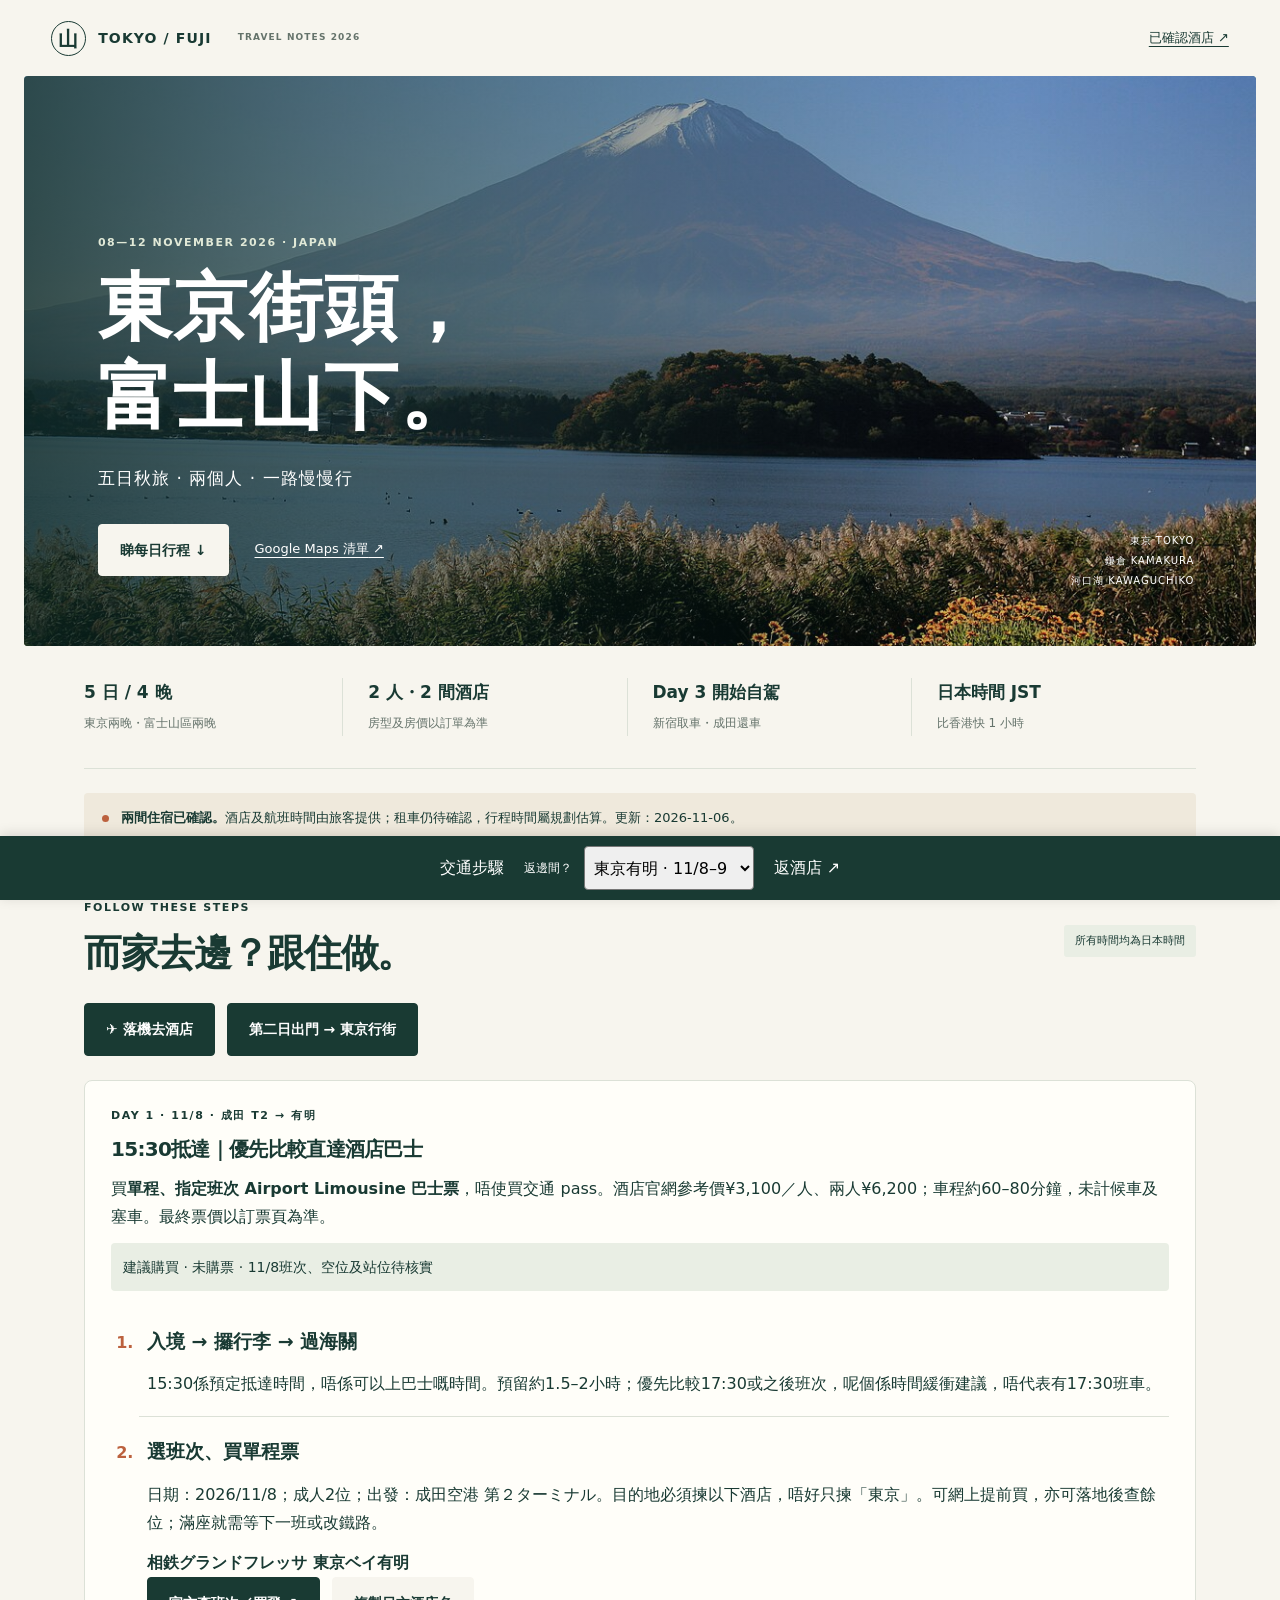
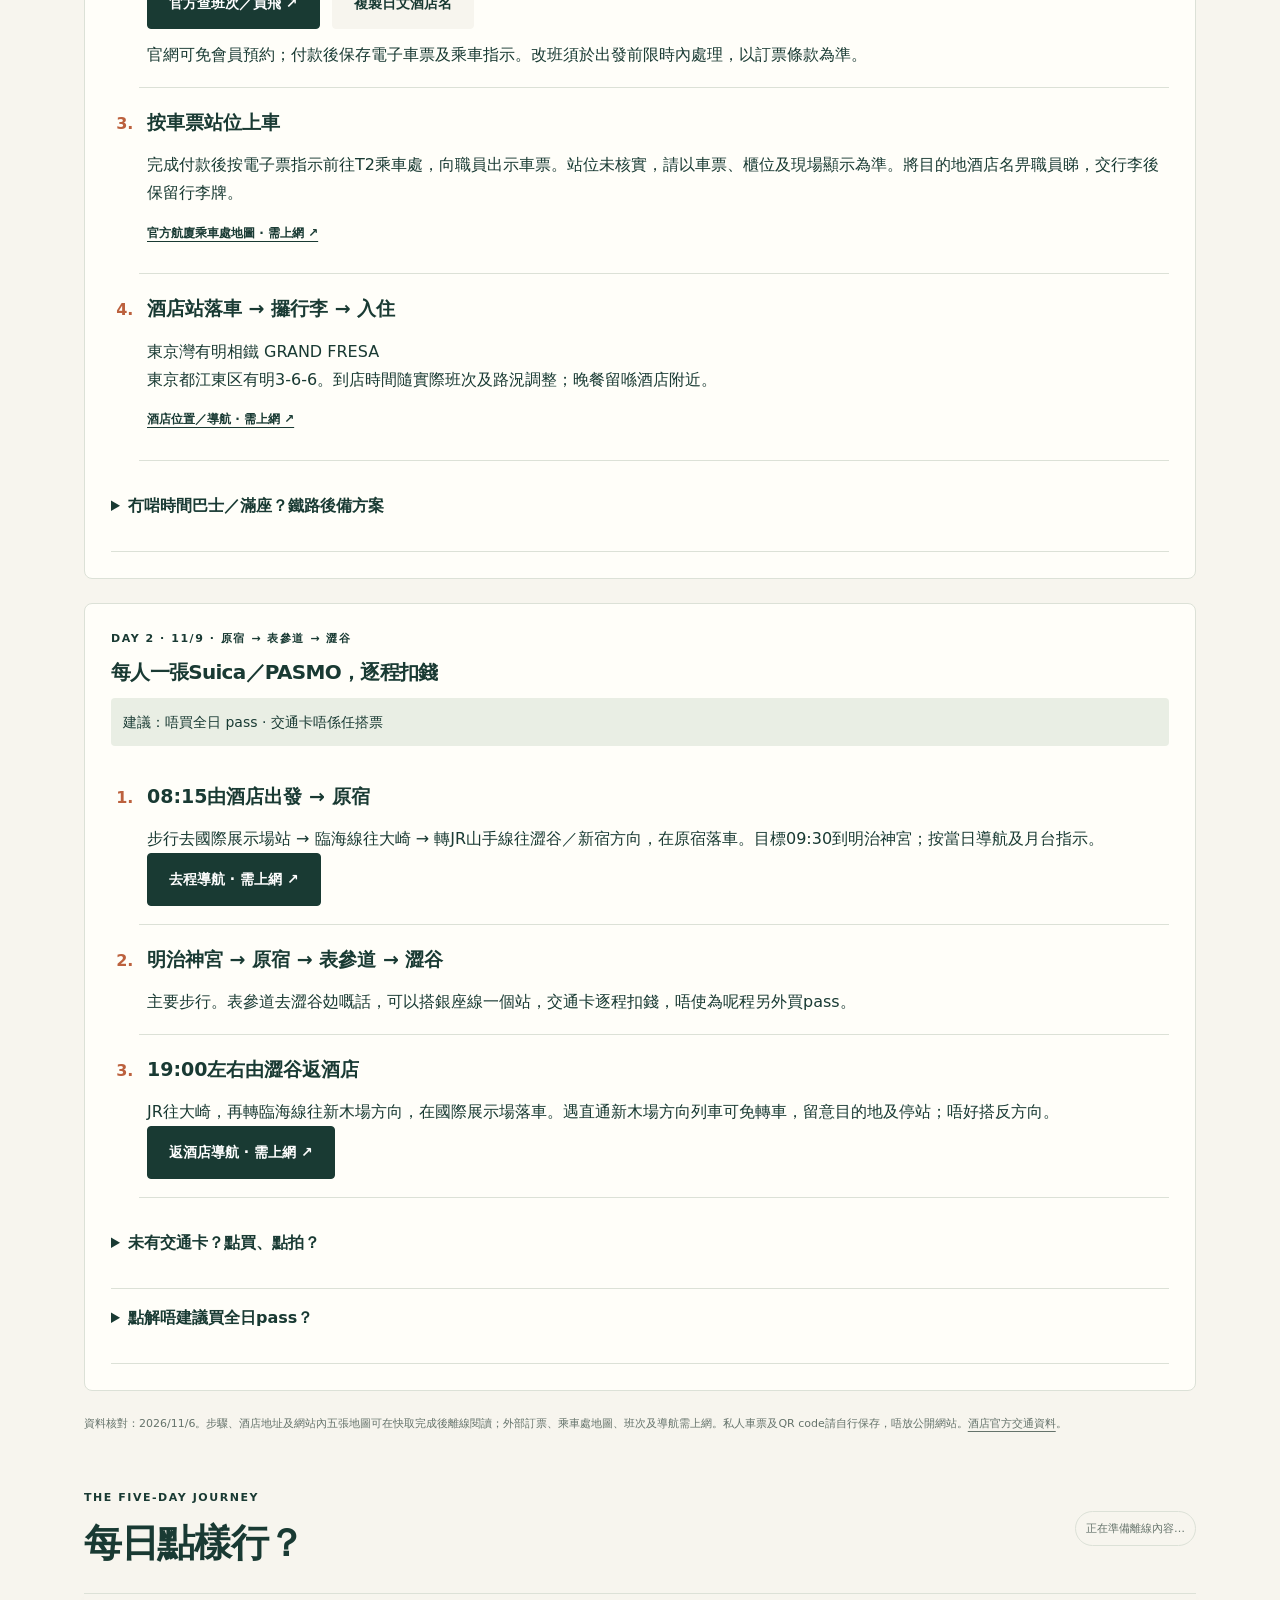
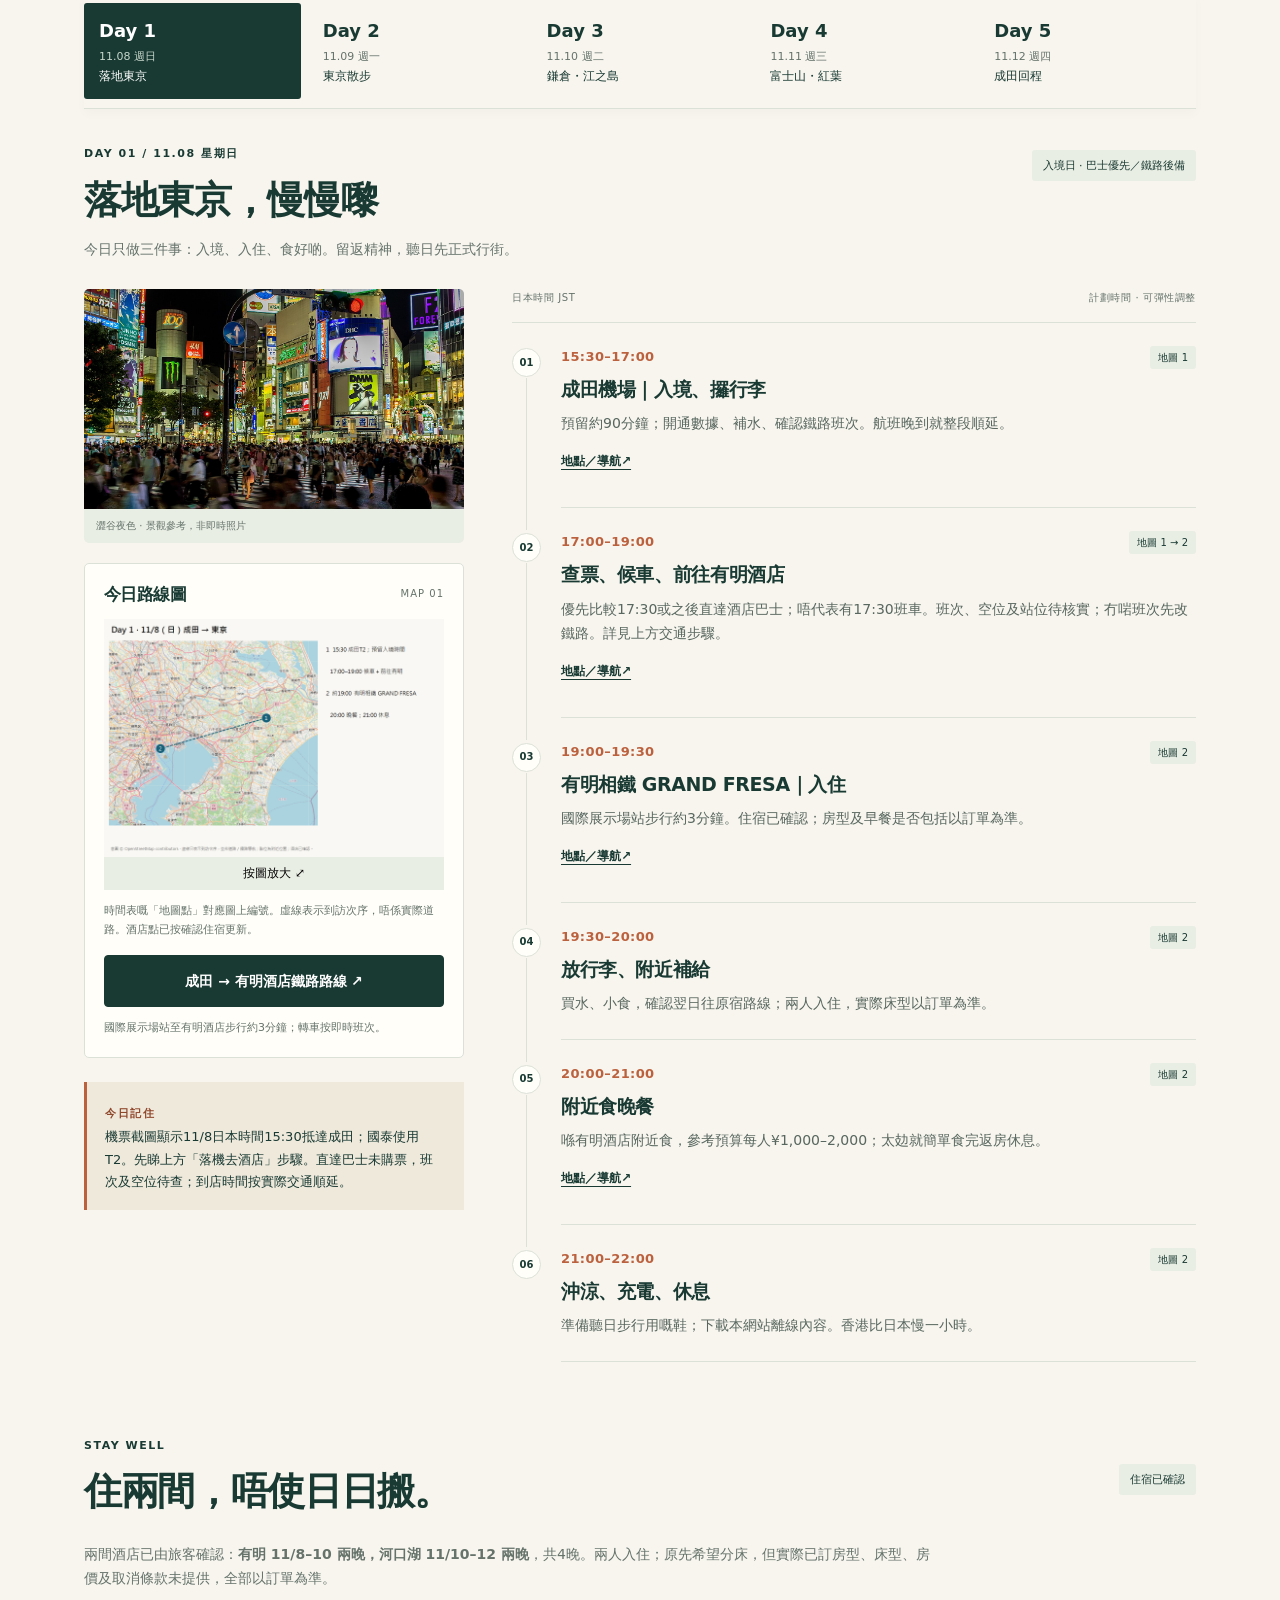
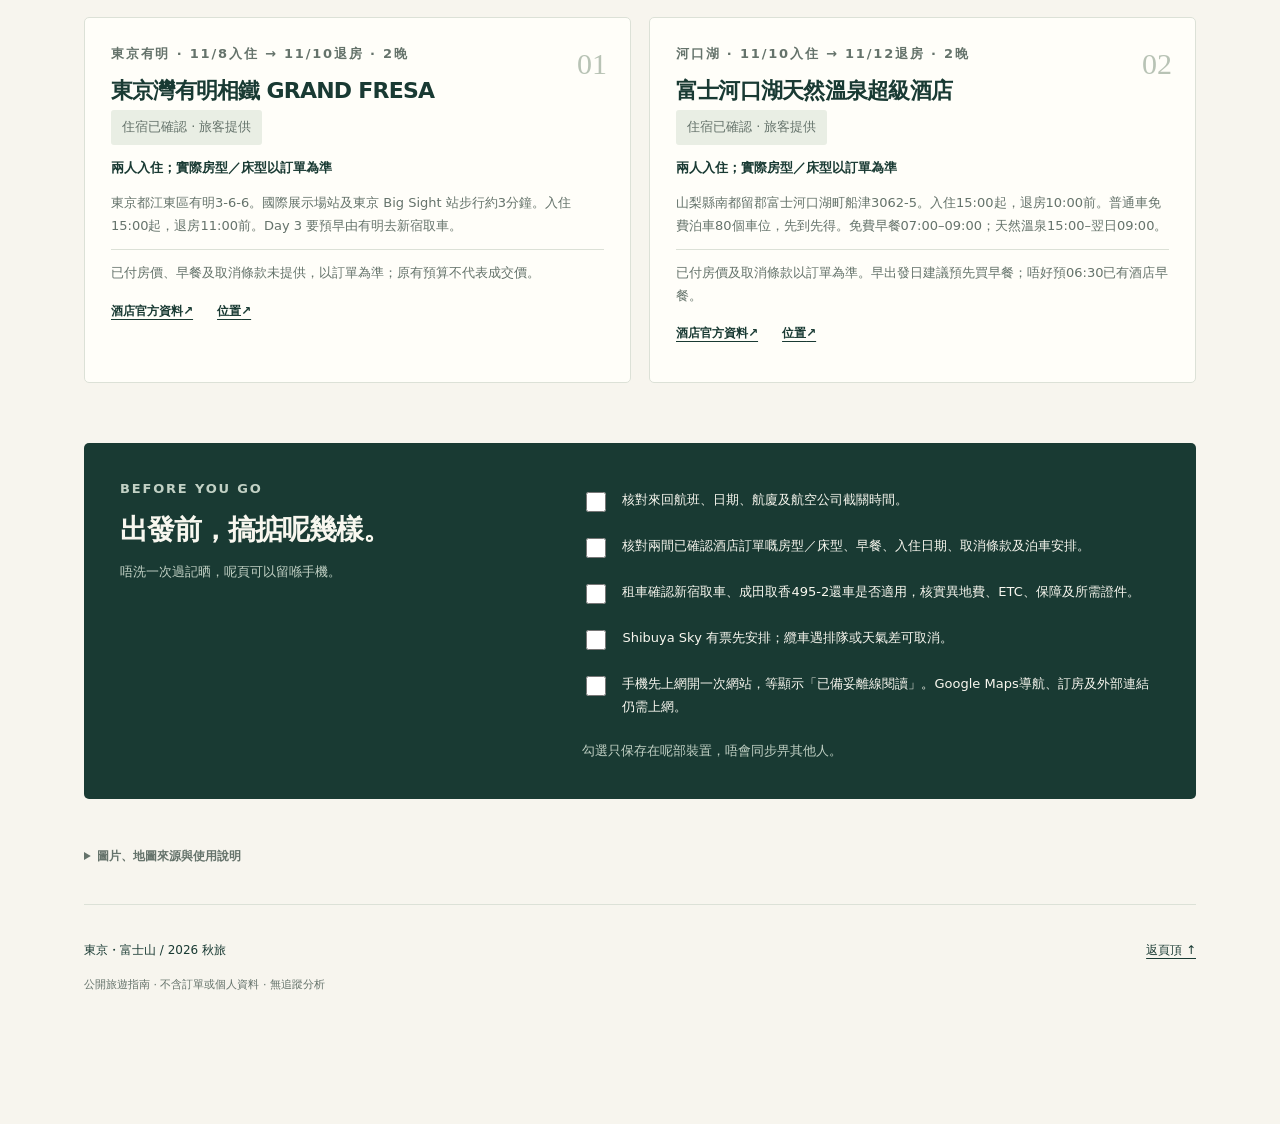
<file: index.html>
<!doctype html><html lang="zh-Hant-HK"><head><meta charset="utf-8"><meta name="viewport" content="width=device-width, initial-scale=1"><meta name="theme-color" content="#153c35"><meta name="description" content="東京、鎌倉與河口湖五日旅遊指南：逐時行程、每天地圖、已確認酒店與自駕取還車安排。"><title>東京・富士山｜五日秋旅 2026</title><link rel="icon" href="icon.svg" type="image/svg+xml"><link rel="manifest" href="manifest.webmanifest"><link rel="stylesheet" href="style.css"><script src="app.js" defer></script></head><body>
<a class="skip" href="#itinerary">跳至行程</a><header class="topbar"><a href="#top" class="brand"><span class="brand-mark">山</span> TOKYO / FUJI <span class="edition">TRAVEL NOTES 2026</span></a><a href="#hotels" class="top-link">已確認酒店 ↗</a></header>
<main id="top"><section class="hero"><img class="hero-photo" src="fuji.jpg" alt="由大石公園望向河口湖與富士山" width="1280" height="853"><div class="hero-shade"></div><div class="hero-copy"><p class="eyebrow">08—12 NOVEMBER 2026 · JAPAN</p><h1>東京街頭，<br>富士山下。</h1><p class="hero-sub">五日秋旅 · 兩個人 · 一路慢慢行</p><div class="hero-links"><a href="#itinerary" class="button light">睇每日行程 ↓</a><a class="hero-map" href="https://www.google.com/maps/@35.5356161,136.9191237,691896m/data=!3m1!1e3!4m2!11m1!2sfNCkEX2oukLOJYB0iNipBff9MoVxrw" target="_blank" rel="noopener noreferrer">Google Maps 清單<span aria-hidden="true"> ↗</span></a></div></div><span class="hero-stamp">東京 TOKYO<br>鎌倉 KAMAKURA<br>河口湖 KAWAGUCHIKO</span></section>
<div class="page-width"><section class="trip-facts" aria-label="旅程摘要"><div><strong>5 日 / 4 晚</strong><span>東京兩晚・富士山區兩晚</span></div><div><strong>2 人・2 間酒店</strong><span>房型及房價以訂單為準</span></div><div><strong>Day 3 開始自駕</strong><span>新宿取車・成田還車</span></div><div><strong>日本時間 JST</strong><span>比香港快 1 小時</span></div></section>
<div class="planning-note"><span class="dot"></span><p><strong>兩間住宿已確認。</strong>酒店及航班時間由旅客提供；租車仍待確認，行程時間屬規劃估算。更新：2026-11-06。</p></div>
<section id="transport" class="transport"><div class="section-intro"><div><p class="eyebrow">FOLLOW THESE STEPS</p><h2>而家去邊？跟住做。</h2></div><span class="tag">所有時間均為日本時間</span></div>
<nav class="transport-shortcuts" aria-label="交通快捷入口"><a class="button" href="#arrival-guide">✈ 落機去酒店</a><a class="button" href="#city-guide">第二日出門 → 東京行街</a></nav>
<article id="arrival-guide" class="transport-card"><p class="eyebrow">DAY 1 · 11/8 · 成田 T2 → 有明</p><h3>15:30抵達｜優先比較直達酒店巴士</h3><p>買<strong>單程、指定班次 Airport Limousine 巴士票</strong>，唔使買交通 pass。酒店官網參考價¥3,100／人、兩人¥6,200；車程約60–80分鐘，未計候車及塞車。最終票價以訂票頁為準。</p><p class="ticket-status">建議購買 · 未購票 · 11/8班次、空位及站位待核實</p>
<ol class="travel-steps"><li><h4>入境 → 攞行李 → 過海關</h4><p>15:30係預定抵達時間，唔係可以上巴士嘅時間。預留約1.5–2小時；優先比較17:30或之後班次，呢個係時間緩衝建議，唔代表有17:30班車。</p></li>
<li><h4>選班次、買單程票</h4><p>日期：2026/11/8；成人2位；出發：成田空港 第２ターミナル。目的地必須揀以下酒店，唔好只揀「東京」。可網上提前買，亦可落地後查餘位；滿座就需等下一班或改鐵路。</p><p class="copy-name">相鉄グランドフレッサ 東京ベイ有明</p><div class="transport-actions"><a class="button" target="_blank" rel="noopener noreferrer" href="https://webservice.limousinebus.co.jp/web/jp/ReservationTop.aspx?AirportLine=1&amp;Direction=1">官方查班次／買飛 ↗</a><button class="button light" type="button" data-copy="相鉄グランドフレッサ 東京ベイ有明">複製日文酒店名</button></div><p>官網可免會員預約；付款後保存電子車票及乘車指示。改班須於出發前限時內處理，以訂票條款為準。</p></li>
<li><h4>按車票站位上車</h4><p>完成付款後按電子票指示前往T2乘車處，向職員出示車票。站位未核實，請以車票、櫃位及現場顯示為準。將目的地酒店名畀職員睇，交行李後保留行李牌。</p><a class="nav-link" target="_blank" rel="noopener noreferrer" href="https://www.limousinebus.co.jp/ja/airport/from-narita/">官方航廈乘車處地圖 · 需上網 ↗</a></li>
<li><h4>酒店站落車 → 攞行李 → 入住</h4><p>東京灣有明相鐵 GRAND FRESA<br>東京都江東区有明3-6-6。到店時間隨實際班次及路況調整；晚餐留喺酒店附近。</p><a class="nav-link" target="_blank" rel="noopener noreferrer" href="https://www.google.com/maps/search/?api=1&amp;query=Sotetsu+Grand+Fresa+Tokyo+Bay+Ariake+3-6-6">酒店位置／導航 · 需上網 ↗</a></li></ol>
<details><summary>冇啱時間巴士／滿座？鐵路後備方案</summary><p>成田機場 → N’EX往品川 → JR山手線往大崎 → 臨海線往國際展示場 → 步行約3分鐘到酒店。跟即時班次導航，預留轉車及行李步程。</p><p>N’EX需要乘車券＋特急指定席券，可在JR櫃位／售票機一併買，或官網預訂；唔可以只拍Suica就坐特急。臨海線另付車費。回程計劃揸車去成田，唔建議買N’EX來回票。</p><div class="transport-actions"><a class="nav-link" target="_blank" rel="noopener noreferrer" href="https://www.jreast.co.jp/en/multi/nex/tickets/">JR官方買飛說明 ↗</a><a class="nav-link" target="_blank" rel="noopener noreferrer" href="https://www.google.com/maps/dir/?api=1&amp;origin=Narita+Airport+Terminal+2&amp;destination=Sotetsu+Grand+Fresa+Tokyo+Bay+Ariake&amp;travelmode=transit">即時鐵路路線 ↗</a></div></details></article>
<article id="city-guide" class="transport-card"><p class="eyebrow">DAY 2 · 11/9 · 原宿 → 表參道 → 澀谷</p><h3>每人一張Suica／PASMO，逐程扣錢</h3><p class="ticket-status">建議：唔買全日 pass · 交通卡唔係任搭票</p><ol class="travel-steps"><li><h4>08:15由酒店出發 → 原宿</h4><p>步行去國際展示場站 → 臨海線往大崎 → 轉JR山手線往澀谷／新宿方向，在原宿落車。目標09:30到明治神宮；按當日導航及月台指示。</p><a class="button" target="_blank" rel="noopener noreferrer" href="https://www.google.com/maps/dir/?api=1&amp;origin=Sotetsu+Grand+Fresa+Tokyo+Bay+Ariake&amp;destination=Harajuku+Station&amp;travelmode=transit">去程導航 · 需上網 ↗</a></li><li><h4>明治神宮 → 原宿 → 表參道 → 澀谷</h4><p>主要步行。表參道去澀谷攰嘅話，可以搭銀座線一個站，交通卡逐程扣錢，唔使為呢程另外買pass。</p></li><li><h4>19:00左右由澀谷返酒店</h4><p>JR往大崎，再轉臨海線往新木場方向，在國際展示場落車。遇直通新木場方向列車可免轉車，留意目的地及停站；唔好搭反方向。</p><a class="button" target="_blank" rel="noopener noreferrer" href="https://www.google.com/maps/dir/?api=1&amp;origin=Shibuya+Station&amp;destination=Sotetsu+Grand+Fresa+Tokyo+Bay+Ariake&amp;travelmode=transit">返酒店導航 · 需上網 ↗</a></li></ol>
<details><summary>未有交通卡？點買、點拍？</summary><p>已有可用Suica／PASMO／ICOCA就帶去用。冇卡可在成田機場第1或第2・3航廈車站指定售票機／JR服務中心買Welcome Suica。每人一張，建議先儲值¥2,000，唔夠再增值；呢個唔係全程車費。</p><p>入閘及出閘拍同一張卡；餘額不足先增值。實體Welcome Suica有效28日、無按金、餘額不退，增值準備日圓現金。</p><a class="nav-link" target="_blank" rel="noopener noreferrer" href="https://www.jreast.co.jp/en/multi/welcomesuica/purchase.html">官方交通卡購買地點 ↗</a></details>
<details><summary>點解唔建議買全日pass？</summary><p>Tokyo Subway 24小時票現價¥1,000，只包Metro及都營地下鐵，唔包主要用嘅臨海線及JR。臨海線一日票¥730亦只包臨海線；按今日主要來回酒店、中間步行安排，逐程拍卡最簡單，毋須預買pass。</p><div class="transport-actions"><a class="nav-link" target="_blank" rel="noopener noreferrer" href="https://www.kotsu.metro.tokyo.jp/subway/fare/otoku_limited.html">地鐵票官方範圍 ↗</a><a class="nav-link" target="_blank" rel="noopener noreferrer" href="https://www.twr.co.jp/route/tabid/126/Default.aspx">臨海線一日票 ↗</a></div></details></article>
<p id="copy-feedback" role="status" aria-live="polite"></p><p class="small">資料核對：2026/11/6。步驟、酒店地址及網站內五張地圖可在快取完成後離線閱讀；外部訂票、乘車處地圖、班次及導航需上網。私人車票及QR code請自行保存，唔放公開網站。<a href="https://sotetsu-hotels.com/grand-fresa/ariake/access/" target="_blank" rel="noopener noreferrer">酒店官方交通資料</a>。</p></section>
<nav class="hotel-dock" aria-label="酒店快捷導航"><a href="#transport">交通步驟</a><label for="return-hotel">返邊間？</label><select id="return-hotel"><option value="tokyo">東京有明 · 11/8–9</option><option value="fuji">河口湖 · 11/10–11</option></select><a id="return-hotel-link" href="https://www.google.com/maps/search/?api=1&amp;query=Sotetsu+Grand+Fresa+Tokyo+Bay+Ariake" target="_blank" rel="noopener noreferrer">返酒店 ↗</a></nav>

<section id="itinerary" class="itinerary"><div class="section-intro"><div><p class="eyebrow">THE FIVE-DAY JOURNEY</p><h2>每日點樣行？</h2></div><span id="offline-status" class="status" role="status">正在準備離線內容…</span></div><nav class="day-tabs" aria-label="選擇行程日期"><a href="#day-1" data-day="1"><strong>Day 1</strong><span>11.08 週日</span><small>落地東京</small></a><a href="#day-2" data-day="2"><strong>Day 2</strong><span>11.09 週一</span><small>東京散步</small></a><a href="#day-3" data-day="3"><strong>Day 3</strong><span>11.10 週二</span><small>鎌倉・江之島</small></a><a href="#day-4" data-day="4"><strong>Day 4</strong><span>11.11 週三</span><small>富士山・紅葉</small></a><a href="#day-5" data-day="5"><strong>Day 5</strong><span>11.12 週四</span><small>成田回程</small></a></nav><noscript><p class="planning-note">JavaScript 未啟用：下方仍會列出完整五日行程；請按日期連結跳至相應位置。</p></noscript><section class="day-panel" id="day-1" aria-labelledby="day-title-1">
 <header class="day-heading"><div><p class="eyebrow">DAY 01 / 11.08 星期日</p><h2 id="day-title-1">落地東京，慢慢嚟</h2><p>今日只做三件事：入境、入住、食好啲。留返精神，聽日先正式行街。</p></div><span class="tag">入境日 · 巴士優先／鐵路後備</span></header>
 <div class="day-grid"><aside class="day-aside"><figure class="day-photo"><img src="tokyo.jpg" alt="澀谷夜色" loading="lazy" width="1280" height="853"><figcaption>澀谷夜色 · 景觀參考，非即時照片</figcaption></figure>
 <div class="map-card"><div class="card-top"><h3>今日路線圖</h3><span>MAP 01</span></div><button class="map-open" data-map="day-1-map.png" aria-label="放大 Day 1 路線圖"><img src="day-1-map.png" alt="Day 1 編號路線圖：成田 → 有明相鐵 GRAND FRESA" width="1400" height="980" loading="lazy"><span>按圖放大 ⤢</span></button><p class="small">時間表嘅「地圖點」對應圖上編號。虛線表示到訪次序，唔係實際道路。酒店點已按確認住宿更新。</p><a class="button full" href="https://www.google.com/maps/dir/?api=1&amp;origin=Narita+Airport+Terminal+2+Japan&amp;destination=Sotetsu+Grand+Fresa+Tokyo+Bay+Ariake+3-6-6+Ariake+Tokyo&amp;travelmode=transit" target="_blank" rel="noopener noreferrer">成田 → 有明酒店鐵路路線<span aria-hidden="true"> ↗</span></a><p class="small">國際展示場站至有明酒店步行約3分鐘；轉車按即時班次。</p></div>
 <div class="day-note"><span class="eyebrow">今日記住</span><p>機票截圖顯示11/8日本時間15:30抵達成田；國泰使用T2。先睇上方「落機去酒店」步驟。直達巴士未購票，班次及空位待查；到店時間按實際交通順延。</p></div></aside>
 <div class="timeline"><div class="timeline-label"><span>日本時間 JST</span><span>計劃時間 · 可彈性調整</span></div><article class="stop"><div class="stop-rail"><span>01</span></div><div class="stop-content"><div class="stop-meta"><time>15:30–17:00</time><span class="point">地圖 1</span></div><h3>成田機場｜入境、攞行李</h3><p>預留約90分鐘；開通數據、補水、確認鐵路班次。航班晚到就整段順延。</p><a class="nav-link" href="https://www.google.com/maps/search/?api=1&amp;query=Narita%20Airport%20Terminal%202%20Japan" target="_blank" rel="noopener noreferrer">地點／導航<span aria-hidden="true"> ↗</span></a></div></article><article class="stop"><div class="stop-rail"><span>02</span></div><div class="stop-content"><div class="stop-meta"><time>17:00–19:00</time><span class="point">地圖 1 → 2</span></div><h3>查票、候車、前往有明酒店</h3><p>優先比較17:30或之後直達酒店巴士；唔代表有17:30班車。班次、空位及站位待核實；冇啱班次先改鐵路。詳見上方交通步驟。</p><a class="nav-link" href="https://www.google.com/maps/search/?api=1&amp;query=Sotetsu%20Grand%20Fresa%20Tokyo%20Bay%20Ariake%203-6-6%20Ariake%20Tokyo" target="_blank" rel="noopener noreferrer">地點／導航<span aria-hidden="true"> ↗</span></a></div></article><article class="stop"><div class="stop-rail"><span>03</span></div><div class="stop-content"><div class="stop-meta"><time>19:00–19:30</time><span class="point">地圖 2</span></div><h3>有明相鐵 GRAND FRESA｜入住</h3><p>國際展示場站步行約3分鐘。住宿已確認；房型及早餐是否包括以訂單為準。</p><a class="nav-link" href="https://www.google.com/maps/search/?api=1&amp;query=Sotetsu%20Grand%20Fresa%20Tokyo%20Bay%20Ariake%203-6-6%20Ariake%20Tokyo" target="_blank" rel="noopener noreferrer">地點／導航<span aria-hidden="true"> ↗</span></a></div></article><article class="stop"><div class="stop-rail"><span>04</span></div><div class="stop-content"><div class="stop-meta"><time>19:30–20:00</time><span class="point">地圖 2</span></div><h3>放行李、附近補給</h3><p>買水、小食，確認翌日往原宿路線；兩人入住，實際床型以訂單為準。</p></div></article><article class="stop"><div class="stop-rail"><span>05</span></div><div class="stop-content"><div class="stop-meta"><time>20:00–21:00</time><span class="point">地圖 2</span></div><h3>附近食晚餐</h3><p>喺有明酒店附近食，參考預算每人¥1,000–2,000；太攰就簡單食完返房休息。</p><a class="nav-link" href="https://www.google.com/maps/search/?api=1&amp;query=Sotetsu%20Grand%20Fresa%20Tokyo%20Bay%20Ariake%203-6-6%20Ariake%20Tokyo" target="_blank" rel="noopener noreferrer">地點／導航<span aria-hidden="true"> ↗</span></a></div></article><article class="stop"><div class="stop-rail"><span>06</span></div><div class="stop-content"><div class="stop-meta"><time>21:00–22:00</time><span class="point">地圖 2</span></div><h3>沖涼、充電、休息</h3><p>準備聽日步行用嘅鞋；下載本網站離線內容。香港比日本慢一小時。</p></div></article></div></div></section><section class="day-panel" id="day-2" aria-labelledby="day-title-2">
 <header class="day-heading"><div><p class="eyebrow">DAY 02 / 11.09 星期一</p><h2 id="day-title-2">由森林行到城市夜色</h2><p>一路向南行，唔來回兜圈。上午神宮、下午購物，傍晚留畀澀谷。</p></div><span class="tag">東京散步 · 公共交通</span></header>
 <div class="day-grid"><aside class="day-aside"><figure class="day-photo"><img src="tokyo.jpg" alt="澀谷夜色" loading="lazy" width="1280" height="853"><figcaption>澀谷夜色 · 景觀參考，非即時照片</figcaption></figure>
 <div class="map-card"><div class="card-top"><h3>今日路線圖</h3><span>MAP 02</span></div><button class="map-open" data-map="day-2-map.png" aria-label="放大 Day 2 路線圖"><img src="day-2-map.png" alt="Day 2 編號路線圖：明治神宮 → 原宿 → 表參道 → 澀谷" width="1400" height="980" loading="lazy"><span>按圖放大 ⤢</span></button><p class="small">時間表嘅「地圖點」對應圖上編號。虛線表示到訪次序，唔係實際道路。酒店點已按確認住宿更新。</p><a class="button full" href="https://www.google.com/maps/dir/?api=1&amp;origin=Meiji+Jingu+Tokyo&amp;destination=Uobei+Shibuya+Dogenzaka+Tokyo&amp;travelmode=walking&amp;waypoints=AFURI+Harajuku+Tokyo%7COmotesando+Hills+Tokyo%7CShibuya+Scramble+Crossing+Tokyo" target="_blank" rel="noopener noreferrer">開啟今日主要路線<span aria-hidden="true"> ↗</span></a><p class="small">主要路線未包含所有接駁及小休；酒店連結見時間表，以逐站導航、即時交通為準。</p></div>
 <div class="day-note"><span class="eyebrow">今日記住</span><p>Day 2 留東京、Day 3 退房後取車去鎌倉再入河口湖，可以避免返東京多一次搬行李。Shibuya Sky 未預訂，冇票就取消。</p></div></aside>
 <div class="timeline"><div class="timeline-label"><span>日本時間 JST</span><span>計劃時間 · 可彈性調整</span></div><article class="stop"><div class="stop-rail"><span>01</span></div><div class="stop-content"><div class="stop-meta"><time>07:45–08:15</time><span class="point">地圖 1</span></div><h3>早餐、準備出門</h3><p>有明酒店出發；早餐是否包以訂單為準。目標08:15出門，09:30到明治神宮。</p><a class="nav-link" href="https://www.google.com/maps/search/?api=1&amp;query=Sotetsu%20Grand%20Fresa%20Tokyo%20Bay%20Ariake%203-6-6%20Ariake%20Tokyo" target="_blank" rel="noopener noreferrer">地點／導航<span aria-hidden="true"> ↗</span></a></div></article><article class="stop"><div class="stop-rail"><span>02</span></div><div class="stop-content"><div class="stop-meta"><time>08:15–09:30</time><span class="point">地圖 1 → 2</span></div><h3>搭車往原宿／明治神宮</h3><p>由國際展示場搭臨海線，經大崎轉JR往原宿；按即時班次轉車，連步行預約75分鐘。地圖①係已確認有明酒店。</p><a class="nav-link" href="https://www.google.com/maps/search/?api=1&amp;query=Meiji%20Jingu%20Tokyo" target="_blank" rel="noopener noreferrer">地點／導航<span aria-hidden="true"> ↗</span></a></div></article><article class="stop"><div class="stop-rail"><span>03</span></div><div class="stop-content"><div class="stop-meta"><time>09:30–10:45</time><span class="point">地圖 2</span></div><h3>明治神宮</h3><p>參拜、森林步道；預留入口至本殿步程。慢慢行，唔好只計影相時間。</p><a class="nav-link" href="https://www.google.com/maps/search/?api=1&amp;query=Meiji%20Jingu%20Tokyo" target="_blank" rel="noopener noreferrer">地點／導航<span aria-hidden="true"> ↗</span></a></div></article><article class="stop"><div class="stop-rail"><span>04</span></div><div class="stop-content"><div class="stop-meta"><time>10:45–11:30</time><span class="point">地圖 2 → 3</span></div><h3>步行去原宿、提早排午餐</h3><p>原宿站附近小逛，盡量避開正午排隊。</p><a class="nav-link" href="https://www.google.com/maps/search/?api=1&amp;query=Harajuku%20Station%20Tokyo" target="_blank" rel="noopener noreferrer">地點／導航<span aria-hidden="true"> ↗</span></a></div></article><article class="stop"><div class="stop-rail"><span>05</span></div><div class="stop-content"><div class="stop-meta"><time>11:30–12:15</time><span class="point">地圖 3</span></div><h3>AFURI 原宿｜柚子拉麵</h3><p>參考每人¥1,500–2,000。準備信用卡或電子付款；等候太耐就改附近餐廳。</p><a class="nav-link" href="https://www.google.com/maps/search/?api=1&amp;query=AFURI%20Harajuku%20Tokyo" target="_blank" rel="noopener noreferrer">地點／導航<span aria-hidden="true"> ↗</span></a></div></article><article class="stop"><div class="stop-rail"><span>06</span></div><div class="stop-content"><div class="stop-meta"><time>12:15–13:00</time><span class="point">地圖 3</span></div><h3>竹下通</h3><p>行街、小食；12:50左右開始向表參道方向行。</p><a class="nav-link" href="https://www.google.com/maps/search/?api=1&amp;query=Takeshita%20Street%20Tokyo" target="_blank" rel="noopener noreferrer">地點／導航<span aria-hidden="true"> ↗</span></a></div></article><article class="stop"><div class="stop-rail"><span>07</span></div><div class="stop-content"><div class="stop-meta"><time>13:00–14:00</time><span class="point">地圖 4</span></div><h3>表參道、Omotesando Hills</h3><p>購物及建築散步；以商場作集合點。</p><a class="nav-link" href="https://www.google.com/maps/search/?api=1&amp;query=Omotesando%20Hills%20Tokyo" target="_blank" rel="noopener noreferrer">地點／導航<span aria-hidden="true"> ↗</span></a></div></article><article class="stop"><div class="stop-rail"><span>08</span></div><div class="stop-content"><div class="stop-meta"><time>14:00–15:00</time><span class="point">地圖 4 → 5</span></div><h3>去澀谷、咖啡小休</h3><p>步行或搭車，預留洗手間及休息時間。</p><a class="nav-link" href="https://www.google.com/maps/search/?api=1&amp;query=Shibuya%20Station%20Tokyo" target="_blank" rel="noopener noreferrer">地點／導航<span aria-hidden="true"> ↗</span></a></div></article><article class="stop"><div class="stop-rail"><span>09</span></div><div class="stop-content"><div class="stop-meta"><time>15:00–15:45</time><span class="point">地圖 5</span></div><h3>澀谷十字路口、八公</h3><p>同一區慢慢影相；過路唔好停喺路中心。</p><a class="nav-link" href="https://www.google.com/maps/search/?api=1&amp;query=Shibuya%20Scramble%20Crossing%20Tokyo" target="_blank" rel="noopener noreferrer">地點／導航<span aria-hidden="true"> ↗</span></a></div></article><article class="stop"><div class="stop-rail"><span>10</span></div><div class="stop-content"><div class="stop-meta"><time>16:00–17:15</time><span class="point">地圖 5</span></div><h3>Shibuya Sky｜選配</h3><p>有預約先上去；未買票或天氣差就改商場。入場時段及日落時間以官方為準。</p><a class="nav-link" href="https://www.google.com/maps/search/?api=1&amp;query=Shibuya%20Sky%20Tokyo" target="_blank" rel="noopener noreferrer">地點／導航<span aria-hidden="true"> ↗</span></a></div></article><article class="stop"><div class="stop-rail"><span>11</span></div><div class="stop-content"><div class="stop-meta"><time>17:15–18:00</time><span class="point">地圖 5</span></div><h3>澀谷購物、行去餐廳</h3><p>預留晚餐候位。</p><a class="nav-link" href="https://www.google.com/maps/search/?api=1&amp;query=Uobei%20Shibuya%20Dogenzaka%20Tokyo" target="_blank" rel="noopener noreferrer">地點／導航<span aria-hidden="true"> ↗</span></a></div></article><article class="stop"><div class="stop-rail"><span>12</span></div><div class="stop-content"><div class="stop-meta"><time>18:00–19:00</time><span class="point">地圖 5</span></div><h3>魚べい 道玄坂｜壽司晚餐</h3><p>參考每人¥2,000–3,000；現場候位，未訂位。</p><a class="nav-link" href="https://www.google.com/maps/search/?api=1&amp;query=Uobei%20Shibuya%20Dogenzaka%20Tokyo" target="_blank" rel="noopener noreferrer">地點／導航<span aria-hidden="true"> ↗</span></a></div></article><article class="stop"><div class="stop-rail"><span>13</span></div><div class="stop-content"><div class="stop-meta"><time>19:00–20:15</time><span class="point">地圖 5 → 1</span></div><h3>返酒店</h3><p>今晚整理行李，聽朝退房後唔再返東京酒店。</p><a class="nav-link" href="https://www.google.com/maps/search/?api=1&amp;query=Sotetsu%20Grand%20Fresa%20Tokyo%20Bay%20Ariake%203-6-6%20Ariake%20Tokyo" target="_blank" rel="noopener noreferrer">地點／導航<span aria-hidden="true"> ↗</span></a></div></article><article class="stop"><div class="stop-rail"><span>14</span></div><div class="stop-content"><div class="stop-meta"><time>20:15–21:30</time><span class="point">地圖 1</span></div><h3>執行李、確認租車資料</h3><p>酒店已確認；租車仍屬候選，核對取車地址、營業時間、行李容量及異地還車。聽朝06:15離開有明酒店。</p><a class="nav-link" href="https://www.google.com/maps/search/?api=1&amp;query=Sotetsu%20Grand%20Fresa%20Tokyo%20Bay%20Ariake%203-6-6%20Ariake%20Tokyo" target="_blank" rel="noopener noreferrer">地點／導航<span aria-hidden="true"> ↗</span></a></div></article></div></div></section><section class="day-panel" id="day-3" aria-labelledby="day-title-3">
 <header class="day-heading"><div><p class="eyebrow">DAY 03 / 11.10 星期二</p><h2 id="day-title-3">鎌倉海風，再駛入富士山</h2><p>今日行程最緊湊。鎌倉只集中長谷一帶，江之島行前段，留足時間入河口湖。</p></div><span class="tag">自駕開始 · 長途日</span></header>
 <div class="day-grid"><aside class="day-aside"><figure class="day-photo"><img src="kamakura.jpg" alt="鎌倉大佛" loading="lazy" width="1280" height="853"><figcaption>鎌倉大佛 · 景觀參考，非即時照片</figcaption></figure>
 <div class="map-card"><div class="card-top"><h3>今日路線圖</h3><span>MAP 03</span></div><button class="map-open" data-map="day-3-map.png" aria-label="放大 Day 3 路線圖"><img src="day-3-map.png" alt="Day 3 編號路線圖：有明 → 新宿取車 → 鎌倉 → 江之島 → 河口湖" width="1400" height="980" loading="lazy"><span>按圖放大 ⤢</span></button><p class="small">時間表嘅「地圖點」對應圖上編號。虛線表示到訪次序，唔係實際道路。酒店點已按確認住宿更新。</p><a class="button full" href="https://www.google.com/maps/dir/?api=1&amp;origin=Nippon+Rent+A+Car+Shinjuku+Minamiguchi+Tokyo&amp;destination=Super+Hotel+Fujikawaguchiko+Natural+Hot+Spring+3062-5+Funatsu&amp;travelmode=driving&amp;waypoints=Kotoku-in+Kamakura%7CHase-dera+Kamakura%7CEnoshima+Shrine+Hetsumiya+Fujisawa" target="_blank" rel="noopener noreferrer">開啟今日主要路線<span aria-hidden="true"> ↗</span></a><p class="small">主要路線未包含所有接駁及小休；酒店連結見時間表，以逐站導航、即時交通為準。</p></div>
 <div class="day-note"><span class="eyebrow">今日記住</span><p>15:15–15:30 必須離開江之島。若塞車令鎌倉到達遲過11:00，就縮短寺院或取消江之島散步；唔好靠夜晚趕路追回時間。</p></div></aside>
 <div class="timeline"><div class="timeline-label"><span>日本時間 JST</span><span>計劃時間 · 可彈性調整</span></div><article class="stop"><div class="stop-rail"><span>01</span></div><div class="stop-content"><div class="stop-meta"><time>05:45–07:30</time><span class="point">地圖 1</span></div><h3>早餐、退房、前往取車點</h3><p>食預先買好嘅早餐，06:15退房出發，由國際展示場搭鐵路去新宿（按即時班次轉車），預75分鐘連步行。行李全數帶走；地圖①係取車點，有明至新宿接駁未畫入主圖。</p><a class="nav-link" href="https://www.google.com/maps/search/?api=1&amp;query=Nippon%20Rent%20A%20Car%20Shinjuku%20Minamiguchi%20Tokyo" target="_blank" rel="noopener noreferrer">地點／導航<span aria-hidden="true"> ↗</span></a></div></article><article class="stop"><div class="stop-rail"><span>02</span></div><div class="stop-content"><div class="stop-meta"><time>07:30–08:15</time><span class="point">地圖 1</span></div><h3>新宿南口取車｜候選未訂</h3><p>NIPPON Rent-A-Car，代代木2-13-1。預45分鐘辦手續、驗車、設定導航；確認成田異地還車。</p><a class="nav-link" href="https://www.google.com/maps/search/?api=1&amp;query=NIPPON%20Rent-A-Car%20Shinjuku%20Minamiguchi%20Sales%20Office%202-13-1%20Yoyogi%20Tokyo" target="_blank" rel="noopener noreferrer">地點／導航<span aria-hidden="true"> ↗</span></a></div></article><article class="stop"><div class="stop-rail"><span>03</span></div><div class="stop-content"><div class="stop-meta"><time>08:15–09:45</time><span class="point">地圖 1 → 2</span></div><h3>揸車去鎌倉長谷一帶</h3><p>車程只係規劃估算，視交通可增加；到埗用合法收費停車場。大佛一般訪客唔好預寺內泊車。</p><a class="nav-link" href="https://www.google.com/maps/search/?api=1&amp;query=Kotoku-in%20Kamakura" target="_blank" rel="noopener noreferrer">地點／導航<span aria-hidden="true"> ↗</span></a></div></article><article class="stop"><div class="stop-rail"><span>04</span></div><div class="stop-content"><div class="stop-meta"><time>10:00–10:45</time><span class="point">地圖 2</span></div><h3>鎌倉大佛｜高德院</h3><p>睇大佛、庭園，之後步行去長谷寺。門票另計。</p><a class="nav-link" href="https://www.google.com/maps/search/?api=1&amp;query=Kotoku-in%20Kamakura" target="_blank" rel="noopener noreferrer">地點／導航<span aria-hidden="true"> ↗</span></a></div></article><article class="stop"><div class="stop-rail"><span>05</span></div><div class="stop-content"><div class="stop-meta"><time>10:45–11:00</time><span class="point">地圖 2 → 3</span></div><h3>步行往長谷寺</h3><p>同區景點，盡量唔好重新揸車搵車位。</p><a class="nav-link" href="https://www.google.com/maps/search/?api=1&amp;query=Hase-dera%20Kamakura" target="_blank" rel="noopener noreferrer">地點／導航<span aria-hidden="true"> ↗</span></a></div></article><article class="stop"><div class="stop-rail"><span>06</span></div><div class="stop-content"><div class="stop-meta"><time>11:00–12:00</time><span class="point">地圖 3</span></div><h3>長谷寺</h3><p>庭園、觀音堂同海景；有樓梯。若行程延誤就縮短停留。</p><a class="nav-link" href="https://www.google.com/maps/search/?api=1&amp;query=Hase-dera%20Kamakura" target="_blank" rel="noopener noreferrer">地點／導航<span aria-hidden="true"> ↗</span></a></div></article><article class="stop"><div class="stop-rail"><span>07</span></div><div class="stop-content"><div class="stop-meta"><time>12:00–13:00</time><span class="point">地圖 3 → 4</span></div><h3>取車、去江之島、泊車</h3><p>預留車程、搵位同由停車場步行時間；唔好導航入行人街。</p><a class="nav-link" href="https://www.google.com/maps/search/?api=1&amp;query=Enoshima%20Fujisawa%20Japan" target="_blank" rel="noopener noreferrer">地點／導航<span aria-hidden="true"> ↗</span></a></div></article><article class="stop"><div class="stop-rail"><span>08</span></div><div class="stop-content"><div class="stop-meta"><time>13:00–14:00</time><span class="point">地圖 4</span></div><h3>とびっちょ 本店｜海鮮午餐</h3><p>白飯魚／海鮮丼，參考每人¥1,500–3,000。候位超過30分鐘就轉附近食。</p><a class="nav-link" href="https://www.google.com/maps/search/?api=1&amp;query=Tobiccho%20Main%20Store%20Enoshima" target="_blank" rel="noopener noreferrer">地點／導航<span aria-hidden="true"> ↗</span></a></div></article><article class="stop"><div class="stop-rail"><span>09</span></div><div class="stop-content"><div class="stop-meta"><time>14:00–14:45</time><span class="point">地圖 4</span></div><h3>江之島仲見世通、神社前段</h3><p>只行前段及海邊，唔安排岩屋全線。</p><a class="nav-link" href="https://www.google.com/maps/search/?api=1&amp;query=Enoshima%20Shrine%20Hetsumiya" target="_blank" rel="noopener noreferrer">地點／導航<span aria-hidden="true"> ↗</span></a></div></article><article class="stop"><div class="stop-rail"><span>10</span></div><div class="stop-content"><div class="stop-meta"><time>14:45–15:15</time><span class="point">地圖 4</span></div><h3>返停車場、洗手間、出發</h3><p>15:30為最遲離開目標，預早準備車上飲用水。</p></div></article><article class="stop"><div class="stop-rail"><span>11</span></div><div class="stop-content"><div class="stop-meta"><time>15:15–18:30</time><span class="point">地圖 4 → 5</span></div><h3>前往河口湖</h3><p>連休息及交通緩衝預約3小時15分鐘；途中服務區休息20–30分鐘，依即時導航選擇。</p><a class="nav-link" href="https://www.google.com/maps/search/?api=1&amp;query=Super%20Hotel%20Fujikawaguchiko%20Natural%20Hot%20Spring%203062-5%20Funatsu" target="_blank" rel="noopener noreferrer">地點／導航<span aria-hidden="true"> ↗</span></a></div></article><article class="stop"><div class="stop-rail"><span>12</span></div><div class="stop-content"><div class="stop-meta"><time>18:30–19:30</time><span class="point">地圖 5</span></div><h3>富士河口湖天然溫泉超級酒店｜入住</h3><p>住宿已確認；船津3062-5，普通車免費泊車先到先得。地圖⑤已改為此酒店。順便買聽朝早出門早餐。</p><a class="nav-link" href="https://www.google.com/maps/search/?api=1&amp;query=Super%20Hotel%20Fujikawaguchiko%20Natural%20Hot%20Spring%203062-5%20Funatsu" target="_blank" rel="noopener noreferrer">地點／導航<span aria-hidden="true"> ↗</span></a></div></article><article class="stop"><div class="stop-rail"><span>13</span></div><div class="stop-content"><div class="stop-meta"><time>19:30–20:30</time><span class="point">地圖 5</span></div><h3>IDATEN 天婦羅晚餐</h3><p>參考每人¥2,000–3,500；太攰或排隊長就改 Gusto 河口湖店。餐廳未訂位。</p><a class="nav-link" href="https://www.google.com/maps/search/?api=1&amp;query=Fuji%20Tempura%20IDATEN%20Kawaguchiko" target="_blank" rel="noopener noreferrer">地點／導航<span aria-hidden="true"> ↗</span></a></div></article><article class="stop"><div class="stop-rail"><span>14</span></div><div class="stop-content"><div class="stop-meta"><time>20:30–21:30</time><span class="point">地圖 5</span></div><h3>返酒店休息</h3><p>睇聽朝天氣，準備保暖外套同早起影富士山。</p><a class="nav-link" href="https://www.google.com/maps/search/?api=1&amp;query=Super%20Hotel%20Fujikawaguchiko%20Natural%20Hot%20Spring%203062-5%20Funatsu" target="_blank" rel="noopener noreferrer">地點／導航<span aria-hidden="true"> ↗</span></a></div></article></div></div></section><section class="day-panel" id="day-4" aria-labelledby="day-title-4">
 <header class="day-heading"><div><p class="eyebrow">DAY 04 / 11.11 星期三</p><h2 id="day-title-4">富士山、湖畔與秋日紅葉</h2><p>將遠眺富士山放喺朝早，下午沿湖慢慢行。天氣唔配合就減纜車，保留湖邊散步。</p></div><span class="tag">河口湖環遊 · 自駕</span></header>
 <div class="day-grid"><aside class="day-aside"><figure class="day-photo"><img src="fuji.jpg" alt="大石公園遠眺富士山" loading="lazy" width="1280" height="853"><figcaption>大石公園遠眺富士山 · 景觀參考，非即時照片</figcaption></figure>
 <div class="map-card"><div class="card-top"><h3>今日路線圖</h3><span>MAP 04</span></div><button class="map-open" data-map="day-4-map.png" aria-label="放大 Day 4 路線圖"><img src="day-4-map.png" alt="Day 4 編號路線圖：忠靈塔 → 河口湖 → 大石公園 → 紅葉迴廊" width="1400" height="980" loading="lazy"><span>按圖放大 ⤢</span></button><p class="small">時間表嘅「地圖點」對應圖上編號。虛線表示到訪次序，唔係實際道路。酒店點已按確認住宿更新。</p><a class="button full" href="https://www.google.com/maps/dir/?api=1&amp;origin=Arakurayama+Sengen+Park&amp;destination=Lake+Kawaguchi+Maple+Corridor&amp;travelmode=driving&amp;waypoints=Mt+Fuji+Panoramic+Ropeway%7CHoutou+Fudou+Kawaguchiko+North+Main+Shop%7COishi+Park+Fujikawaguchiko" target="_blank" rel="noopener noreferrer">開啟今日主要路線<span aria-hidden="true"> ↗</span></a><p class="small">主要路線未包含所有接駁及小休；酒店連結見時間表，以逐站導航、即時交通為準。</p></div>
 <div class="day-note"><span class="eyebrow">今日記住</span><p>本行程唔登富士山頂。新倉山導航到合法停車場，再步行上觀景台；地圖虛線只係到訪次序。紅葉及能見度不能保證。</p></div></aside>
 <div class="timeline"><div class="timeline-label"><span>日本時間 JST</span><span>計劃時間 · 可彈性調整</span></div><article class="stop"><div class="stop-rail"><span>01</span></div><div class="stop-content"><div class="stop-meta"><time>06:30–07:15</time><span class="point">地圖 1</span></div><h3>早餐、準備出門</h3><p>酒店早餐07:00先開始；為保留07:15出門安排，今日食前一晚買好嘅早餐。帶保暖外套、飲水及舒服鞋。</p><a class="nav-link" href="https://www.google.com/maps/search/?api=1&amp;query=Super%20Hotel%20Fujikawaguchiko%20Natural%20Hot%20Spring%203062-5%20Funatsu" target="_blank" rel="noopener noreferrer">地點／導航<span aria-hidden="true"> ↗</span></a></div></article><article class="stop"><div class="stop-rail"><span>02</span></div><div class="stop-content"><div class="stop-meta"><time>07:15–08:00</time><span class="point">地圖 1 → 2</span></div><h3>去新倉山淺間公園</h3><p>車程加泊車與上山步程；觀景台需要步行及樓梯，唔係車可以直達。</p><a class="nav-link" href="https://www.google.com/maps/search/?api=1&amp;query=Arakurayama%20Sengen%20Park" target="_blank" rel="noopener noreferrer">地點／導航<span aria-hidden="true"> ↗</span></a></div></article><article class="stop"><div class="stop-rail"><span>03</span></div><div class="stop-content"><div class="stop-meta"><time>08:00–09:15</time><span class="point">地圖 2</span></div><h3>忠靈塔、富士山景觀</h3><p>依體力慢慢上落；若太多人，留時間排影相位。</p><a class="nav-link" href="https://www.google.com/maps/search/?api=1&amp;query=Arakurayama%20Sengen%20Park" target="_blank" rel="noopener noreferrer">地點／導航<span aria-hidden="true"> ↗</span></a></div></article><article class="stop"><div class="stop-rail"><span>04</span></div><div class="stop-content"><div class="stop-meta"><time>09:15–10:30</time><span class="point">地圖 2 → 3</span></div><h3>落山、取車、去河口湖纜車</h3><p>先返停車場，再揸往湖畔；預留停車、步行、買票。</p><a class="nav-link" href="https://www.google.com/maps/search/?api=1&amp;query=Mt%20Fuji%20Panoramic%20Ropeway" target="_blank" rel="noopener noreferrer">地點／導航<span aria-hidden="true"> ↗</span></a></div></article><article class="stop"><div class="stop-rail"><span>05</span></div><div class="stop-content"><div class="stop-meta"><time>10:30–11:45</time><span class="point">地圖 3</span></div><h3>河口湖纜車｜視天氣選配</h3><p>排隊逾45分鐘或視野差就取消，改湖邊散步。營運、票價及停駛消息以官方為準。</p><a class="nav-link" href="https://www.google.com/maps/search/?api=1&amp;query=Mt%20Fuji%20Panoramic%20Ropeway" target="_blank" rel="noopener noreferrer">地點／導航<span aria-hidden="true"> ↗</span></a></div></article><article class="stop"><div class="stop-rail"><span>06</span></div><div class="stop-content"><div class="stop-meta"><time>11:45–12:15</time><span class="point">地圖 3 → 4</span></div><h3>去ほうとう不動 北本店</h3><p>確認係北本店；唔好同車站店混淆。</p><a class="nav-link" href="https://www.google.com/maps/search/?api=1&amp;query=Houtou%20Fudou%20Kawaguchiko%20North%20Main%20Shop" target="_blank" rel="noopener noreferrer">地點／導航<span aria-hidden="true"> ↗</span></a></div></article><article class="stop"><div class="stop-rail"><span>07</span></div><div class="stop-content"><div class="stop-meta"><time>12:15–13:15</time><span class="point">地圖 4</span></div><h3>山梨餺飥麵午餐</h3><p>每人參考¥1,500–2,500；預留候位，售完或提早收舖就轉附近店。</p><a class="nav-link" href="https://www.google.com/maps/search/?api=1&amp;query=Houtou%20Fudou%20Kawaguchiko%20North%20Main%20Shop" target="_blank" rel="noopener noreferrer">地點／導航<span aria-hidden="true"> ↗</span></a></div></article><article class="stop"><div class="stop-rail"><span>08</span></div><div class="stop-content"><div class="stop-meta"><time>13:15–13:45</time><span class="point">地圖 4 → 5</span></div><h3>沿湖北岸去大石公園</h3><p>連泊車計約30分鐘；沿途影相請用合法停車位。</p><a class="nav-link" href="https://www.google.com/maps/search/?api=1&amp;query=Oishi%20Park%20Fujikawaguchiko" target="_blank" rel="noopener noreferrer">地點／導航<span aria-hidden="true"> ↗</span></a></div></article><article class="stop"><div class="stop-rail"><span>09</span></div><div class="stop-content"><div class="stop-meta"><time>13:45–14:45</time><span class="point">地圖 5</span></div><h3>大石公園湖畔散步</h3><p>遠眺富士山，行湖邊步道；花況依季節，照片只作景觀參考。</p><a class="nav-link" href="https://www.google.com/maps/search/?api=1&amp;query=Oishi%20Park%20Fujikawaguchiko" target="_blank" rel="noopener noreferrer">地點／導航<span aria-hidden="true"> ↗</span></a></div></article><article class="stop"><div class="stop-rail"><span>10</span></div><div class="stop-content"><div class="stop-meta"><time>14:45–15:45</time><span class="point">地圖 5</span></div><h3>咖啡、甜品、休息</h3><p>大石公園附近揀店，預算每人¥800–1,500；留返黃昏精神。</p></div></article><article class="stop"><div class="stop-rail"><span>11</span></div><div class="stop-content"><div class="stop-meta"><time>15:45–16:30</time><span class="point">地圖 5 → 6</span></div><h3>去紅葉迴廊、泊車</h3><p>預留活動交通及停車場步行。收費、支付方式及當日管制以現場為準。</p><a class="nav-link" href="https://www.google.com/maps/search/?api=1&amp;query=Lake%20Kawaguchi%20Maple%20Corridor" target="_blank" rel="noopener noreferrer">地點／導航<span aria-hidden="true"> ↗</span></a></div></article><article class="stop"><div class="stop-rail"><span>12</span></div><div class="stop-content"><div class="stop-meta"><time>16:30–18:00</time><span class="point">地圖 6</span></div><h3>紅葉迴廊黃昏散步</h3><p>亮燈及活動安排以當日官方公告為準；冇亮燈或落雨可提早返酒店。</p><a class="nav-link" href="https://www.google.com/maps/search/?api=1&amp;query=Lake%20Kawaguchi%20Maple%20Corridor" target="_blank" rel="noopener noreferrer">地點／導航<span aria-hidden="true"> ↗</span></a></div></article><article class="stop"><div class="stop-rail"><span>13</span></div><div class="stop-content"><div class="stop-meta"><time>18:00–18:45</time><span class="point">地圖 6 → 1</span></div><h3>返回湖南岸</h3><p>天黑慢駛；先決定晚餐，避免反覆繞湖。</p></div></article><article class="stop"><div class="stop-rail"><span>14</span></div><div class="stop-content"><div class="stop-meta"><time>18:45–19:45</time><span class="point">地圖 1</span></div><h3>Gusto 河口湖｜簡單晚餐</h3><p>參考每人¥1,000–2,000；亦可將昨日未食到嘅 IDATEN 調到今晚。</p><a class="nav-link" href="https://www.google.com/maps/search/?api=1&amp;query=Gusto%20Kawaguchiko%20568-1%20Funatsu" target="_blank" rel="noopener noreferrer">地點／導航<span aria-hidden="true"> ↗</span></a></div></article><article class="stop"><div class="stop-rail"><span>15</span></div><div class="stop-content"><div class="stop-meta"><time>20:00–21:30</time><span class="point">地圖 1</span></div><h3>返超級酒店、溫泉及執行李</h3><p>完成駕駛後可浸溫泉（開至翌日09:00）。確認還車營業所、入油規則及接駁；準備翌日早餐，07:30出發。</p><a class="nav-link" href="https://www.google.com/maps/search/?api=1&amp;query=Super%20Hotel%20Fujikawaguchiko%20Natural%20Hot%20Spring%203062-5%20Funatsu" target="_blank" rel="noopener noreferrer">地點／導航<span aria-hidden="true"> ↗</span></a></div></article></div></div></section><section class="day-panel" id="day-5" aria-labelledby="day-title-5">
 <header class="day-heading"><div><p class="eyebrow">DAY 05 / 11.12 星期四</p><h2 id="day-title-5">預早出發，鬆動返機場</h2><p>今日重點係準時到機場。將休息、加油、還車同接駁全部計入，唔安排額外觀光。</p></div><span class="tag">回程日 · 還車＋接駁</span></header>
 <div class="day-grid"><aside class="day-aside"><figure class="day-photo"><img src="fuji.jpg" alt="大石公園遠眺富士山" loading="lazy" width="1280" height="853"><figcaption>大石公園遠眺富士山 · 景觀參考，非即時照片</figcaption></figure>
 <div class="map-card"><div class="card-top"><h3>今日路線圖</h3><span>MAP 05</span></div><button class="map-open" data-map="day-5-map.png" aria-label="放大 Day 5 路線圖"><img src="day-5-map.png" alt="Day 5 編號路線圖：河口湖 → 成田營業所 → 航廈" width="1400" height="980" loading="lazy"><span>按圖放大 ⤢</span></button><p class="small">時間表嘅「地圖點」對應圖上編號。虛線表示到訪次序，唔係實際道路。酒店點已按確認住宿更新。</p><a class="button full" href="https://www.google.com/maps/dir/?api=1&amp;origin=Super+Hotel+Fujikawaguchiko+Natural+Hot+Spring+3062-5+Funatsu&amp;destination=Nippon+Rent+A+Car+495-2+Tokko+Narita&amp;travelmode=driving" target="_blank" rel="noopener noreferrer">超級酒店 → 成田還車路線<span aria-hidden="true"> ↗</span></a><p class="small">還車後改搭租車公司接駁去航廈；唔係自行駕車去航廈。</p></div>
 <div class="day-note"><span class="eyebrow">今日記住</span><p>機票截圖顯示11/12日本時間16:50起飛，國泰使用T2；仍須留意航空公司變更。還車先去營業所，再搭接駁去航廈。</p></div></aside>
 <div class="timeline"><div class="timeline-label"><span>日本時間 JST</span><span>計劃時間 · 可彈性調整</span></div><article class="stop"><div class="stop-rail"><span>01</span></div><div class="stop-content"><div class="stop-meta"><time>06:30–07:30</time><span class="point">地圖 1</span></div><h3>早餐、退房、檢查行李</h3><p>由已確認嘅富士河口湖天然溫泉超級酒店出發。建議食預先買好嘅早餐；如食07:00酒店早餐，先執好行李，確保07:30離開。</p><a class="nav-link" href="https://www.google.com/maps/search/?api=1&amp;query=Super%20Hotel%20Fujikawaguchiko%20Natural%20Hot%20Spring%203062-5%20Funatsu" target="_blank" rel="noopener noreferrer">地點／導航<span aria-hidden="true"> ↗</span></a></div></article><article class="stop"><div class="stop-rail"><span>02</span></div><div class="stop-content"><div class="stop-meta"><time>07:30–09:30</time><span class="point">地圖 1 → 2</span></div><h3>往成田方向行車</h3><p>跟即時交通選高速公路；總共預約4小時行車、休息與交通緩衝。</p></div></article><article class="stop"><div class="stop-rail"><span>03</span></div><div class="stop-content"><div class="stop-meta"><time>09:30–10:00</time><span class="point">地圖 1 → 2</span></div><h3>服務區休息</h3><p>洗手間、飲水、簡單小食；休息位置依實際高速路線，唔預設固定服務區。</p></div></article><article class="stop"><div class="stop-rail"><span>04</span></div><div class="stop-content"><div class="stop-meta"><time>10:00–11:30</time><span class="point">地圖 1 → 2</span></div><h3>繼續前往成田區</h3><p>如塞車延誤，先取消坐低食午餐，保留還車及機場手續時間。</p></div></article><article class="stop"><div class="stop-rail"><span>05</span></div><div class="stop-content"><div class="stop-meta"><time>11:30–12:00</time><span class="point">地圖 2</span></div><h3>按租車規則加油</h3><p>選營業所附近油站；核對油種、保留單據。實際要求以租車訂單為準。</p></div></article><article class="stop"><div class="stop-rail"><span>06</span></div><div class="stop-content"><div class="stop-meta"><time>12:00–12:30</time><span class="point">地圖 2</span></div><h3>NIPPON 成田營業所還車</h3><p>候選地址：千葉縣成田市取香495-2。清空車廂、檢查遺留物；按實際訂單確認營業所。</p><a class="nav-link" href="https://www.google.com/maps/search/?api=1&amp;query=Nippon%20Rent%20A%20Car%20495-2%20Tokko%20Narita" target="_blank" rel="noopener noreferrer">地點／導航<span aria-hidden="true"> ↗</span></a></div></article><article class="stop"><div class="stop-rail"><span>07</span></div><div class="stop-content"><div class="stop-meta"><time>12:30–13:00</time><span class="point">地圖 2 → 3</span></div><h3>搭租車公司接駁去航廈</h3><p>預15–30分鐘及候車；告知司機實際航廈。目標13:00抵達。</p><a class="nav-link" href="https://www.google.com/maps/search/?api=1&amp;query=Narita%20Airport%20Terminal%202%20Japan" target="_blank" rel="noopener noreferrer">地點／導航<span aria-hidden="true"> ↗</span></a></div></article><article class="stop"><div class="stop-rail"><span>08</span></div><div class="stop-content"><div class="stop-meta"><time>13:00–14:00</time><span class="point">地圖 3</span></div><h3>辦登機、午餐｜有時間先食</h3><p>第二航廈方案：4樓安檢前稻葉和幸。航班／航廈不同就改；航空公司櫃位未開時按現場安排。</p><a class="nav-link" href="https://www.google.com/maps/search/?api=1&amp;query=Tonkatsu%20Inaba%20Wako%20Narita%20Airport%20Terminal%202" target="_blank" rel="noopener noreferrer">地點／導航<span aria-hidden="true"> ↗</span></a></div></article><article class="stop"><div class="stop-rail"><span>09</span></div><div class="stop-content"><div class="stop-meta"><time>14:00–15:00</time><span class="point">地圖 3</span></div><h3>安檢、出境</h3><p>按航空公司截關時間及現場排隊情況提早；先過關再購物。</p></div></article><article class="stop"><div class="stop-rail"><span>10</span></div><div class="stop-content"><div class="stop-meta"><time>15:00–15:30</time><span class="point">地圖 3</span></div><h3>確認閘口、飲水、小休</h3><p>閘口可能較遠，先行到附近。</p></div></article><article class="stop"><div class="stop-rail"><span>11</span></div><div class="stop-content"><div class="stop-meta"><time>15:30–16:50</time><span class="point">地圖 3</span></div><h3>到閘口等候登機</h3><p>預定16:50起飛；登機及截關以登機證和航空公司當日通知為準。</p></div></article></div></div></section></section>
<section id="hotels" class="hotels"><div class="section-intro"><div><p class="eyebrow">STAY WELL</p><h2>住兩間，唔使日日搬。</h2></div><span class="tag">住宿已確認</span></div><p class="section-desc">兩間酒店已由旅客確認：<strong>有明 11/8–10 兩晚，河口湖 11/10–12 兩晚</strong>，共4晚。兩人入住；原先希望分床，但實際已訂房型、床型、房價及取消條款未提供，全部以訂單為準。</p><div class="hotel-grid"><article class="hotel-card"><span class="hotel-no">01</span><p class="eyebrow">東京有明 · 11/8入住 → 11/10退房 · 2晚</p><h3>東京灣有明相鐵 GRAND FRESA</h3><p class="tag">住宿已確認 · 旅客提供</p><p class="room">兩人入住；實際房型／床型以訂單為準</p><p>東京都江東區有明3-6-6。國際展示場站及東京 Big Sight 站步行約3分鐘。入住15:00起，退房11:00前。Day 3 要預早由有明去新宿取車。</p><p class="price-note">已付房價、早餐及取消條款未提供，以訂單為準；原有預算不代表成交價。</p><div class="hotel-actions"><a class="nav-link" href="https://sotetsu-hotels.com/grand-fresa/ariake/" target="_blank" rel="noopener noreferrer">酒店官方資料<span aria-hidden="true"> ↗</span></a><a class="nav-link" href="https://www.google.com/maps/search/?api=1&amp;query=Sotetsu%20Grand%20Fresa%20Tokyo%20Bay%20Ariake%203-6-6%20Ariake%20Tokyo" target="_blank" rel="noopener noreferrer">位置<span aria-hidden="true"> ↗</span></a></div></article><article class="hotel-card"><span class="hotel-no">02</span><p class="eyebrow">河口湖 · 11/10入住 → 11/12退房 · 2晚</p><h3>富士河口湖天然溫泉超級酒店</h3><p class="tag">住宿已確認 · 旅客提供</p><p class="room">兩人入住；實際房型／床型以訂單為準</p><p>山梨縣南都留郡富士河口湖町船津3062-5。入住15:00起，退房10:00前。普通車免費泊車80個車位，先到先得。免費早餐07:00–09:00；天然溫泉15:00–翌日09:00。</p><p class="price-note">已付房價及取消條款以訂單為準。早出發日建議預先買早餐；唔好預06:30已有酒店早餐。</p><div class="hotel-actions"><a class="nav-link" href="https://www.superhotel.co.jp/s_hotels/kawaguchiko/" target="_blank" rel="noopener noreferrer">酒店官方資料<span aria-hidden="true"> ↗</span></a><a class="nav-link" href="https://www.google.com/maps/search/?api=1&amp;query=Super%20Hotel%20Fujikawaguchiko%20Natural%20Hot%20Spring%203062-5%20Funatsu" target="_blank" rel="noopener noreferrer">位置<span aria-hidden="true"> ↗</span></a></div></article></div></section>
<section class="practical" id="practical"><div><p class="eyebrow">BEFORE YOU GO</p><h2>出發前，搞掂呢幾樣。</h2><p>唔洗一次過記晒，呢頁可以留喺手機。</p></div><div class="checklist"><label><input type="checkbox" data-check="0"><span>核對來回航班、日期、航廈及航空公司截關時間。</span></label><label><input type="checkbox" data-check="1"><span>核對兩間已確認酒店訂單嘅房型／床型、早餐、入住日期、取消條款及泊車安排。</span></label><label><input type="checkbox" data-check="2"><span>租車確認新宿取車、成田取香495-2還車是否適用，核實異地費、ETC、保障及所需證件。</span></label><label><input type="checkbox" data-check="3"><span>Shibuya Sky 有票先安排；纜車遇排隊或天氣差可取消。</span></label><label><input type="checkbox" data-check="4"><span>手機先上網開一次網站，等顯示「已備妥離線閱讀」。Google Maps導航、訂房及外部連結仍需上網。</span></label><p class="small">勾選只保存在呢部裝置，唔會同步畀其他人。</p></div></section>
<details class="sources"><summary>圖片、地圖來源與使用說明</summary><p>景點照片只作參考，唔代表出發當日天氣、紅葉或花況。照片縮放及版面裁切，按 CC BY-SA 4.0 分享。</p><ul><li><a class="" href="https://commons.wikimedia.org/wiki/File:Mount_Fuji_from_Oishi_Park.jpg" target="_blank" rel="noopener noreferrer">大石公園遠眺富士山<span aria-hidden="true"> ↗</span></a> — Alpsdake · <a class="" href="https://creativecommons.org/licenses/by-sa/4.0/" target="_blank" rel="noopener noreferrer">CC BY-SA 4.0<span aria-hidden="true"> ↗</span></a></li><li><a class="" href="https://commons.wikimedia.org/wiki/File:Shibuya_Crossing.jpg" target="_blank" rel="noopener noreferrer">澀谷夜色<span aria-hidden="true"> ↗</span></a> — Landry Miguel · <a class="" href="https://creativecommons.org/licenses/by-sa/4.0/" target="_blank" rel="noopener noreferrer">CC BY-SA 4.0<span aria-hidden="true"> ↗</span></a></li><li><a class="" href="https://commons.wikimedia.org/wiki/File:The_Great_Buddha_at_Kamakura.jpg" target="_blank" rel="noopener noreferrer">鎌倉大佛<span aria-hidden="true"> ↗</span></a> — Daniel M. Dobkin · <a class="" href="https://creativecommons.org/licenses/by-sa/4.0/" target="_blank" rel="noopener noreferrer">CC BY-SA 4.0<span aria-hidden="true"> ↗</span></a></li><li>地圖底圖 © <a class="" href="https://www.openstreetmap.org/copyright" target="_blank" rel="noopener noreferrer">OpenStreetMap contributors<span aria-hidden="true"> ↗</span></a>，路線與標註為本行程編排。地圖為靜態位置示意，非導航或即時交通資料。</li></ul><p>旅行安排為規劃建議；營業、票價、交通及活動可能調整，出發前查看官方。住宿確認狀態由旅客提供；設施資料參考酒店官方頁面，房型及已付房價以訂單為準。</p></details>
<footer><span>東京・富士山 / 2026 秋旅</span><a href="#top">返頁頂 ↑</a><p class="small">公開旅遊指南 · 不含訂單或個人資料 · 無追蹤分析</p></footer></div></main>
<dialog id="map-dialog" aria-label="放大每日地圖"><div class="dialog-bar"><strong id="map-title">每日路線圖</strong><button id="close-map" aria-label="關閉地圖">關閉 ×</button></div><div class="map-scroll"><img id="map-large" alt="放大路線圖"></div><p class="small">手機可以橫向捲動睇細節。<a class="" href="https://www.openstreetmap.org/copyright" target="_blank" rel="noopener noreferrer">© OpenStreetMap contributors<span aria-hidden="true"> ↗</span></a></p></dialog></body></html>
</file>
<file: style.css>
:root{--paper:#f7f5ee;--ink:#193a33;--muted:#65736b;--line:#dce1d7;--orange:#bc613e;--soft:#e9eee4;--white:#fffef9}*{box-sizing:border-box}html{scroll-behavior:smooth;scroll-padding-top:108px}body{margin:0;background:var(--paper);color:var(--ink);font-family:Inter,"Noto Sans TC","Microsoft JhengHei",system-ui,sans-serif;line-height:1.75;font-size:16px}a{color:inherit;text-underline-offset:4px}button,input{font:inherit}a,button{-webkit-tap-highlight-color:transparent}button{cursor:pointer}img{display:block;max-width:100%;height:auto}button:focus-visible,a:focus-visible,input:focus-visible,summary:focus-visible{outline:3px solid var(--orange);outline-offset:5px}h1,h2,h3,p,figure{margin:0}h1,h2,h3{line-height:1.32;letter-spacing:-.035em}h2{font-size:clamp(25px,3vw,38px)}h3{font-size:20px}p{margin-top:12px}.eyebrow{font-size:11px;font-weight:750;letter-spacing:.14em;line-height:1.6;margin:0 0 12px}.topbar{height:76px;display:flex;align-items:center;justify-content:space-between;padding:0 4%;background:var(--paper)}.brand{display:flex;align-items:center;gap:12px;font-weight:750;letter-spacing:.08em;text-decoration:none;font-size:14px}.brand-mark{display:grid;place-items:center;border:1px solid var(--ink);border-radius:50%;width:35px;height:35px;font-size:20px;font-family:serif}.edition{font-size:9px;color:var(--muted);margin-left:14px}.top-link{font-size:13px}.hero{height:570px;position:relative;color:white;margin:0 24px;border-radius:4px;overflow:hidden;background:#316b72}.hero-photo{width:100%;height:100%;object-fit:cover;object-position:50% 20%}.hero-shade{position:absolute;inset:0;background:linear-gradient(90deg,rgba(9,36,31,.8),rgba(9,36,31,.14) 80%)}.hero-copy{position:absolute;left:6%;bottom:70px;max-width:650px}.hero-copy .eyebrow{color:#e1e9d7}.hero h1{font-family:"Noto Serif TC","Microsoft JhengHei",serif;font-size:clamp(42px,5.8vw,78px);font-weight:600;line-height:1.2;letter-spacing:.02em}.hero-sub{font-size:17px;margin-top:22px;letter-spacing:.06em}.hero-links{display:flex;align-items:center;gap:26px;margin-top:30px}.hero-map{font-size:13px}.hero-stamp{position:absolute;right:5%;bottom:55px;font-size:10px;line-height:2;letter-spacing:.1em;text-align:right}.button{display:inline-flex;justify-content:center;align-items:center;gap:4px;padding:13px 21px;text-decoration:none;background:var(--ink);color:white;border:1px solid var(--ink);border-radius:4px;font-size:14px;font-weight:650;min-height:48px}.button.light{background:var(--paper);border-color:var(--paper);color:var(--ink)}.button:hover{background:#2d5548;color:white}.page-width{max-width:1180px;margin:auto;padding:0 34px}.trip-facts{display:grid;grid-template-columns:repeat(4,1fr);padding:32px 0;border-bottom:1px solid var(--line);gap:25px}.trip-facts div{border-right:1px solid var(--line)}.trip-facts div:last-child{border:0}.trip-facts strong{display:block;font-size:17px}.trip-facts span{font-size:12px;color:var(--muted)}.planning-note{display:flex;gap:12px;align-items:flex-start;background:#efe9dc;padding:14px 18px;margin:24px 0;font-size:13px;border-radius:4px}.planning-note p{margin:0}.dot{flex:0 0 7px;width:7px;height:7px;border-radius:50%;background:var(--orange);margin-top:8px}.section-intro{display:flex;align-items:center;justify-content:space-between;gap:20px;margin:55px 0 25px}.status{font-size:11px;color:var(--muted);border:1px solid var(--line);padding:7px 10px;border-radius:30px;max-width:240px}.day-tabs{position:sticky;top:0;z-index:10;display:grid;grid-template-columns:repeat(5,1fr);background:var(--paper);border-top:1px solid var(--line);border-bottom:1px solid var(--line);padding:9px 0;gap:7px;box-shadow:0 5px 10px #193a3306}.day-tabs a{display:flex;flex-direction:column;text-decoration:none;padding:12px 15px;border-radius:3px;min-height:82px}.day-tabs strong{font-size:18px}.day-tabs span{font-size:11px;color:var(--muted)}.day-tabs small{font-size:12px}.day-tabs a[aria-current="true"]{background:var(--ink);color:white}.day-tabs a[aria-current="true"] span{color:#c7d6ca}.day-tabs a:hover{background:var(--soft)}.day-tabs a[aria-current="true"]:hover{background:#284b40}.day-panel{padding-top:36px}.day-panel[hidden]{display:none}.day-heading{display:flex;justify-content:space-between;align-items:flex-start;gap:24px;margin-bottom:28px}.day-heading p:not(.eyebrow){color:var(--muted);font-size:14px;max-width:660px}.tag{display:inline-block;white-space:nowrap;background:var(--soft);padding:6px 11px;font-size:11px;border-radius:3px;margin-top:5px}.day-grid{display:grid;grid-template-columns:380px minmax(0,1fr);gap:48px}.day-photo{background:var(--soft);border-radius:5px;overflow:hidden}.day-photo img{height:220px;width:100%;object-fit:cover}.day-photo figcaption{padding:8px 12px;font-size:10px;color:var(--muted)}.map-card{margin-top:20px;padding:19px;background:var(--white);border:1px solid var(--line);border-radius:5px}.card-top{display:flex;align-items:center;justify-content:space-between;margin-bottom:14px}.card-top h3{font-size:17px}.card-top>span{font-size:10px;color:var(--muted);letter-spacing:.1em}.map-open{border:0;background:var(--paper);padding:0;position:relative;width:100%;display:block}.map-open img{width:100%;height:auto}.map-open span{display:block;font-size:12px;background:var(--soft);padding:6px}.small{font-size:11px;color:var(--muted);line-height:1.7}.full{display:flex;margin-top:15px}.day-note{border-left:3px solid var(--orange);padding:16px 18px;margin:24px 0;background:#efe9dc}.day-note p{font-size:13px;margin:0}.day-note .eyebrow{color:#90482c}.timeline-label{display:flex;justify-content:space-between;font-size:10px;letter-spacing:.06em;color:var(--muted);padding-bottom:15px;border-bottom:1px solid var(--line)}.stop{display:flex;gap:20px}.stop-rail{flex:0 0 29px;position:relative;padding-top:25px}.stop-rail:after{content:"";position:absolute;left:14px;top:55px;bottom:-22px;width:1px;background:var(--line)}.stop:last-child .stop-rail:after{display:none}.stop-rail>span{display:grid;place-items:center;width:29px;height:29px;border-radius:50%;border:1px solid var(--line);background:var(--white);font-size:10px;font-weight:700}.stop-content{flex:1;min-width:0;padding:23px 0;border-bottom:1px solid var(--line)}.stop-meta{display:flex;align-items:center;justify-content:space-between;gap:10px;margin-bottom:8px}.stop-meta time{font-size:13px;font-weight:750;letter-spacing:.03em;color:var(--orange)}.point{font-size:10px;background:var(--soft);padding:3px 8px;border-radius:3px}.stop-content h3{font-size:19px;letter-spacing:-.02em}.stop-content p{font-size:14px;color:#58675f;margin-top:9px}.nav-link{display:inline-flex;align-items:center;min-height:44px;font-size:12px;font-weight:650;margin-top:4px}.section-desc{color:var(--muted);max-width:850px;font-size:14px}.hotels{padding-top:20px}.hotel-grid{display:grid;grid-template-columns:1fr 1fr;gap:18px;margin-top:26px}.hotel-card{position:relative;background:var(--white);border:1px solid var(--line);border-radius:5px;padding:26px}.hotel-card .eyebrow{color:var(--muted);padding-right:25px}.hotel-no{position:absolute;right:23px;top:20px;font-family:serif;font-size:30px;color:#b8c3b5}.hotel-card h3{font-size:22px}.hotel-card p{font-size:13px;color:var(--muted)}.hotel-card .room{color:var(--ink);font-weight:650}.price-note{border-top:1px solid var(--line);padding-top:12px}.hotel-actions{display:flex;gap:24px}.practical{display:grid;grid-template-columns:1fr 1.4fr;gap:50px;padding:36px;background:var(--ink);color:#f8f7ef;margin-top:60px;border-radius:5px}.practical h2{font-size:28px}.practical p{font-size:13px;color:#c2d1c5}.checklist label{display:flex;align-items:flex-start;gap:13px;padding:10px 0;font-size:13px;cursor:pointer}.checklist input{width:20px;height:20px;flex-shrink:0;accent-color:#b5d3ad;margin-top:3px}.checklist input:checked+span{color:#bccbbf;text-decoration:line-through}.sources{margin:35px 0;font-size:12px;color:var(--muted);border-bottom:1px solid var(--line);padding-bottom:25px}.sources summary{cursor:pointer;min-height:44px;padding:12px 0;font-weight:650}.sources li{margin:8px 0}footer{display:flex;justify-content:space-between;flex-wrap:wrap;gap:15px;padding-bottom:40px;font-size:12px}footer p{width:100%;margin:0}dialog{border:0;border-radius:8px;width:min(96vw,1450px);max-height:94vh;padding:18px;background:var(--paper);color:var(--ink)}dialog::backdrop{background:#102a24bb}.dialog-bar{display:flex;justify-content:space-between;align-items:center;padding-bottom:12px}.dialog-bar button{border:1px solid var(--line);background:var(--white);padding:8px 15px;min-height:44px;border-radius:4px}.map-scroll{overflow:auto;max-height:75vh}.map-scroll img{width:1400px;max-width:none}.skip{position:fixed;left:10px;top:-80px;z-index:100;background:white;padding:12px}.skip:focus{top:10px}
@media(min-width:1300px){.hero{height:620px}.day-aside{align-self:start;position:sticky;top:125px}}
@media(max-width:800px){.edition,.hero-stamp{display:none}.topbar{height:62px;padding:0 20px}.brand{font-size:12px;gap:9px}.hero{height:500px;margin:0 12px}.hero-copy{left:7%;right:6%;bottom:40px}.hero h1{font-size:52px}.hero-sub{font-size:14px}.hero-links{gap:18px;flex-wrap:wrap}.hero-map{font-size:12px}.page-width{padding:0 20px}.trip-facts{grid-template-columns:1fr 1fr;gap:22px 10px;padding:25px 0}.trip-facts div:nth-child(2){border:0}.trip-facts strong{font-size:15px}.trip-facts span{font-size:11px}.section-intro{margin:36px 0 20px;align-items:flex-start;flex-direction:column;gap:12px}.status{font-size:10px}.day-tabs{gap:3px;margin:0 -8px;padding:7px 0}.day-tabs a{padding:10px 4px;text-align:center;min-height:75px}.day-tabs strong{font-size:15px}.day-tabs span{font-size:10px}.day-tabs small{font-size:9px;white-space:nowrap}.day-heading{display:block}.day-heading .tag{margin-top:16px}.day-heading h2{font-size:28px}.day-grid{grid-template-columns:1fr;gap:25px}.day-aside{display:grid;grid-template-columns:1fr;gap:0}.day-photo img{height:200px}.map-card{margin-top:18px}.day-note{margin-bottom:0}.timeline{margin-top:0}.stop{gap:12px}.stop-content h3{font-size:18px}.stop-content p{font-size:14px}.hotel-grid{grid-template-columns:1fr}.hotel-card{padding:23px}.practical{grid-template-columns:1fr;padding:25px;gap:18px;margin-top:40px}.hero-shade{background:linear-gradient(0deg,rgba(9,36,31,.86),rgba(9,36,31,.1))}dialog{padding:12px}.map-scroll img{width:1150px}}
@media(prefers-reduced-motion:reduce){html{scroll-behavior:auto}}
@media print{.day-panel[hidden]{display:block!important}.day-tabs,.topbar,.hero-links,.map-open span,.nav-link,.status,dialog{display:none}.hero{height:250px}.hero-copy{bottom:20px}.hero h1{font-size:35px}.day-grid{display:block}.day-aside{position:static}.day-photo{display:none}.map-card{break-inside:avoid}.map-open img{max-height:350px;object-fit:contain}.day-panel{break-before:page}.stop,.hotel-card{break-inside:avoid}.practical{background:white;color:black}.page-width{padding:0}.hotel-grid{grid-template-columns:1fr 1fr}}
.transport-shortcuts,.transport-actions{display:flex;flex-wrap:wrap;gap:12px}.transport-card{margin:24px 0;padding:26px;background:var(--white);border:1px solid var(--line);border-radius:8px;scroll-margin-top:110px}.transport-card h4{margin:0;font-size:19px}.travel-steps{padding-left:28px}.travel-steps li{padding:18px 0 18px 8px;border-bottom:1px solid var(--line)}.travel-steps li::marker{font-weight:800;color:var(--orange)}.ticket-status{background:var(--soft);padding:12px;border-radius:4px;font-size:14px}.transport-card details{border-bottom:1px solid var(--line);padding:15px 0}.transport-card summary{cursor:pointer;min-height:44px;font-weight:700}.copy-name{overflow-wrap:anywhere;font-weight:700}.hotel-dock{position:fixed;bottom:0;left:0;right:0;z-index:20;background:var(--ink);color:white;display:flex;justify-content:center;align-items:center;gap:12px;padding:10px 12px calc(10px + env(safe-area-inset-bottom));box-shadow:0 -2px 12px #0002}.hotel-dock a{padding:8px;text-decoration:none;min-height:44px}.hotel-dock select{max-width:200px;min-height:44px;font:inherit;border-radius:4px;padding:5px}.hotel-dock label{font-size:12px}body{padding-bottom:90px}@media(max-width:600px){.transport-card{padding:20px 16px}.hotel-dock{gap:4px;font-size:12px}.hotel-dock label{display:none}.hotel-dock select{font-size:12px;max-width:155px}.transport-shortcuts .button{width:100%}}@media print{.hotel-dock{display:none}}
</file>
